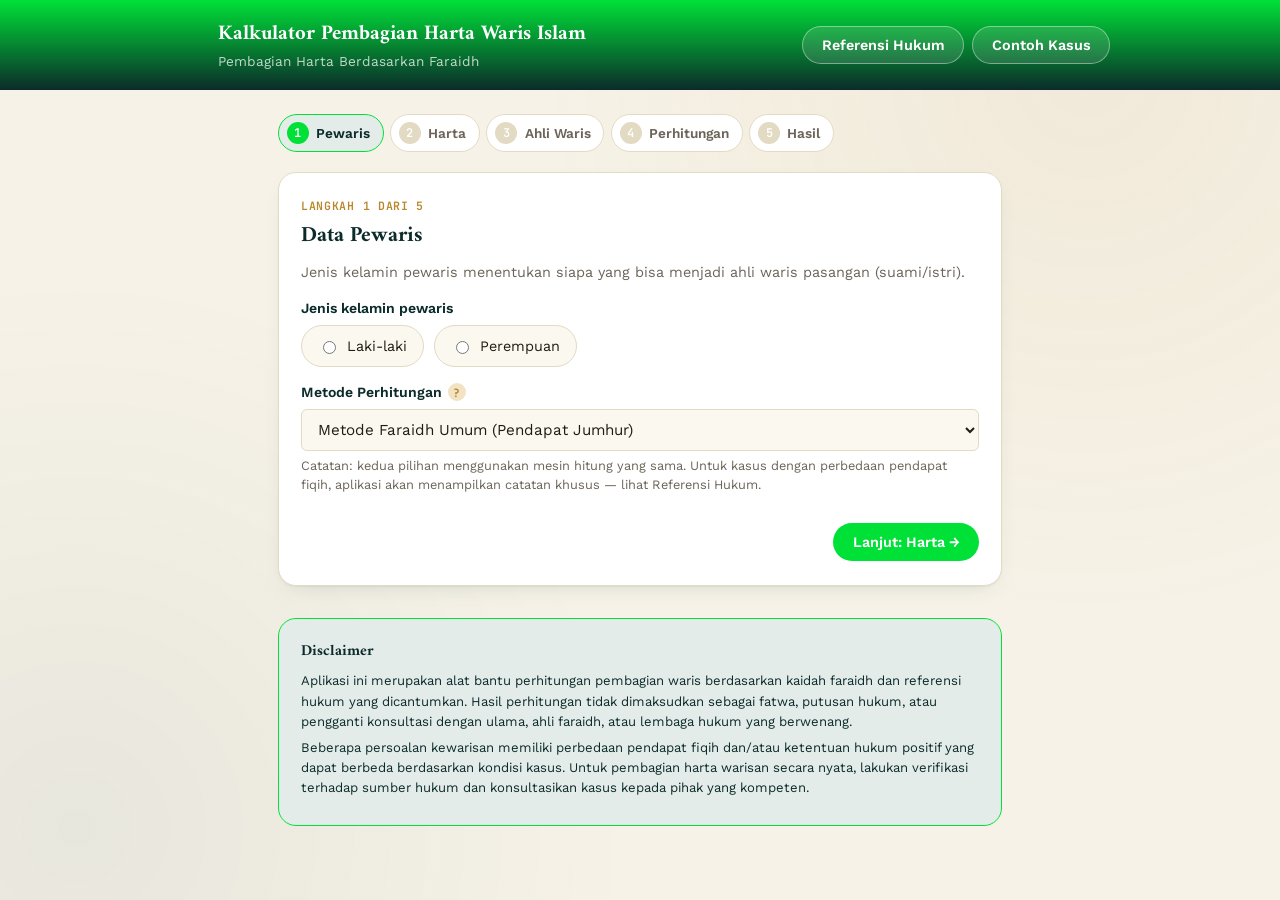
<file: index.html>
<!DOCTYPE html>
<html lang="id">
<head>
<meta charset="UTF-8">
<meta name="viewport" content="width=device-width, initial-scale=1.0">
<title>Kalkulator Pembagian Harta Waris Islam — Faraidh</title>
<link rel="preconnect" href="https://fonts.googleapis.com">
<link href="https://fonts.googleapis.com/css2?family=Amiri:wght@400;700&family=Work+Sans:wght@400;500;600;700&family=JetBrains+Mono:wght@400;500&display=swap" rel="stylesheet">
<link rel="stylesheet" href="style.css">
</head>
<body>
  <link rel="stylesheet" href="style.css?v=1.1">

<div class="star-watermark" aria-hidden="true"></div>

<header class="app-header">
  <div class="app-header__inner">
    <div class="app-header__brand">
      <svg class="brand-star" viewBox="0 0 100 100" aria-hidden="true">
        
      </svg>
      <div>
        <h1>Kalkulator Pembagian Harta Waris Islam</h1>
        <p class="app-header__subtitle">Pembagian Harta Berdasarkan Faraidh</p>
      </div>
    </div>
    <div class="app-header__actions">
      <button type="button" class="btn btn--ghost" id="btnReferences">Referensi Hukum</button>
      <button type="button" class="btn btn--ghost" id="btnScenarios">Contoh Kasus</button>
    </div>
  </div>
</header>

<main class="app-main">

  <!-- Progress Stepper -->
  <nav class="stepper" aria-label="Langkah pengisian">
    <ol>
      <li data-step="1" class="stepper__item is-active"><span class="stepper__num">1</span><span class="stepper__label">Pewaris</span></li>
      <li data-step="2" class="stepper__item"><span class="stepper__num">2</span><span class="stepper__label">Harta</span></li>
      <li data-step="3" class="stepper__item"><span class="stepper__num">3</span><span class="stepper__label">Ahli Waris</span></li>
      <li data-step="4" class="stepper__item"><span class="stepper__num">4</span><span class="stepper__label">Perhitungan</span></li>
      <li data-step="5" class="stepper__item"><span class="stepper__num">5</span><span class="stepper__label">Hasil</span></li>
    </ol>
  </nav>

  <div id="errorBanner" class="alert alert--error" hidden role="alert">
    <strong>Periksa kembali data yang dimasukkan:</strong>
    <ul id="errorList"></ul>
  </div>


  <section class="card step" id="step-1" data-step="1">
    <div class="card__eyebrow">Langkah 1 dari 5</div>
    <h2>Data Pewaris</h2>
    <p class="card__hint">Jenis kelamin pewaris menentukan siapa yang bisa menjadi ahli waris pasangan (suami/istri).</p>

    <div class="field-group">
      <label class="field-label">Jenis kelamin pewaris</label>
      <div class="radio-row">
        <label class="radio-pill">
          <input type="radio" name="deceasedGender" value="male">
          <span>Laki-laki</span>
        </label>
        <label class="radio-pill">
          <input type="radio" name="deceasedGender" value="female">
          <span>Perempuan</span>
        </label>
      </div>
    </div>

    <div class="field-group">
      <label class="field-label" for="methodSelect">
        Metode Perhitungan
        <span class="tooltip" tabindex="0" data-tip="Aplikasi ini menggunakan satu mesin hitung berbasis pendapat jumhur (mayoritas ulama). Pilihan di bawah hanya memengaruhi catatan/label referensi yang ditampilkan, bukan hasil angka, karena belum seluruh perbedaan mazhab diimplementasikan secara terpisah.">?</span>
      </label>
      <select id="methodSelect" class="input">
        <option value="jumhur">Metode Faraidh Umum (Pendapat Jumhur)</option>
        <option value="khi">Tekankan Referensi KHI Indonesia</option>
      </select>
      <p class="field-note">Catatan: kedua pilihan menggunakan mesin hitung yang sama. Untuk kasus dengan perbedaan pendapat fiqih, aplikasi akan menampilkan catatan khusus — lihat Referensi Hukum.</p>
    </div>

    <div class="step-actions">
      <span></span>
      <button type="button" class="btn btn--primary" data-next="2">Lanjut: Harta →</button>
    </div>
  </section>

  <!-- STEP 2: Harta -->
  <section class="card step" id="step-2" data-step="2" hidden>
    <div class="card__eyebrow">Langkah 2 dari 5</div>
    <h2>Harta Peninggalan</h2>

    <div class="field-row">
      <div class="field-group">
        <label class="field-label" for="totalAssets">Total harta peninggalan (kotor)</label>
        <input type="number" min="0" step="1" class="input" id="totalAssets" placeholder="Contoh: 500000000">
      </div>
      <div class="field-group">
        <label class="field-label" for="currency">Mata uang</label>
        <select id="currency" class="input">
          <option value="IDR" selected>Rupiah (IDR)</option>
        </select>
      </div>
    </div>

    <h3 class="section-subtitle">Pengurang Harta Warisan</h3>
    <p class="card__hint">Pembagian faraidh dilakukan atas harta bersih, setelah pengurang berikut diperhitungkan.</p>

    <div class="field-row">
      <div class="field-group">
        <label class="field-label" for="funeralCost">Biaya pengurusan jenazah</label>
        <input type="number" min="0" step="1" class="input" id="funeralCost" value="0">
      </div>
      <div class="field-group">
        <label class="field-label" for="debt">Utang pewaris</label>
        <input type="number" min="0" step="1" class="input" id="debt" value="0">
      </div>
    </div>
    <div class="field-row">
      <div class="field-group">
        <label class="field-label" for="bequest">
          Wasiat
          <span class="tooltip" tabindex="0" data-tip="Wasiat maksimal 1/3 dari harta peninggalan dan tidak berlaku bagi ahli waris kecuali disetujui seluruh ahli waris lain (QS. An-Nisa terkait & Pasal 195 KHI).">?</span>
        </label>
        <input type="number" min="0" step="1" class="input" id="bequest" value="0">
      </div>
      <div class="field-group">
        <label class="field-label" for="otherDeduction">Pengurang lainnya</label>
        <input type="number" min="0" step="1" class="input" id="otherDeduction" value="0">
      </div>
    </div>

    <div class="net-estate-preview" id="netEstatePreview">
      Harta bersih: <strong>Rp 0</strong>
    </div>

    <div class="step-actions">
      <button type="button" class="btn btn--secondary" data-prev="1">← Kembali</button>
      <button type="button" class="btn btn--primary" data-next="3">Lanjut: Ahli Waris →</button>
    </div>
  </section>

  <!-- STEP 3: Ahli Waris -->
  <section class="card step" id="step-3" data-step="3" hidden>
    <div class="card__eyebrow">Langkah 3 dari 5</div>
    <h2>Ahli Waris</h2>

    <h3 class="section-subtitle">Pasangan</h3>
    <div class="field-row" id="spouseFields">
      <div class="field-group" id="wivesField">
        <label class="field-label" for="wives">Jumlah istri</label>
        <input type="number" min="0" max="4" step="1" class="input" id="wives" value="0">
      </div>
      <div class="field-group" id="husbandField">
        <label class="field-label" for="husband">Suami</label>
        <select id="husband" class="input">
          <option value="0">Tidak ada</option>
          <option value="1">Ada</option>
        </select>
      </div>
    </div>
    <p class="field-note" id="spouseHint">Pilih jenis kelamin pewaris di Langkah 1 terlebih dahulu.</p>

    <h3 class="section-subtitle">Anak Kandung</h3>
    <div class="field-row">
      <div class="field-group">
        <label class="field-label" for="sons">Anak laki-laki</label>
        <input type="number" min="0" step="1" class="input" id="sons" value="0">
      </div>
      <div class="field-group">
        <label class="field-label" for="daughters">Anak perempuan</label>
        <input type="number" min="0" step="1" class="input" id="daughters" value="0">
      </div>
    </div>

    <h3 class="section-subtitle">Orang Tua</h3>
    <div class="field-row">
      <label class="checkbox-pill">
        <input type="checkbox" id="father"> <span>Ayah masih hidup</span>
      </label>
      <label class="checkbox-pill">
        <input type="checkbox" id="mother"> <span>Ibu masih hidup</span>
      </label>
    </div>

    <h3 class="section-subtitle">
      Kakek / Nenek
      <span class="tooltip" tabindex="0" data-tip="Perhitungan kakek/nenek dan interaksinya dengan saudara memiliki perincian fiqih dan perbedaan pendapat. Lihat Referensi Hukum untuk penjelasan lebih lanjut.">?</span>
    </h3>
    <div class="field-row">
      <label class="checkbox-pill">
        <input type="checkbox" id="paternalGrandfather"> <span>Kakek dari pihak ayah</span>
      </label>
      <label class="checkbox-pill">
        <input type="checkbox" id="paternalGrandmother"> <span>Nenek dari pihak ayah</span>
      </label>
      <label class="checkbox-pill">
        <input type="checkbox" id="maternalGrandmother"> <span>Nenek dari pihak ibu</span>
      </label>
    </div>

    <h3 class="section-subtitle">Saudara Kandung</h3>
    <div class="field-row">
      <div class="field-group">
        <label class="field-label" for="fullBrothers">Saudara laki-laki sekandung</label>
        <input type="number" min="0" step="1" class="input" id="fullBrothers" value="0">
      </div>
      <div class="field-group">
        <label class="field-label" for="fullSisters">Saudara perempuan sekandung</label>
        <input type="number" min="0" step="1" class="input" id="fullSisters" value="0">
      </div>
    </div>
    <h3 class="section-subtitle">Saudara Seayah</h3>
    <div class="field-row">
      <div class="field-group">
        <label class="field-label" for="paternalBrothers">Saudara laki-laki seayah</label>
        <input type="number" min="0" step="1" class="input" id="paternalBrothers" value="0">
      </div>
      <div class="field-group">
        <label class="field-label" for="paternalSisters">Saudara perempuan seayah</label>
        <input type="number" min="0" step="1" class="input" id="paternalSisters" value="0">
      </div>
    </div>
    <h3 class="section-subtitle">Saudara Seibu</h3>
    <div class="field-row">
      <div class="field-group">
        <label class="field-label" for="maternalBrothers">Saudara laki-laki seibu</label>
        <input type="number" min="0" step="1" class="input" id="maternalBrothers" value="0">
      </div>
      <div class="field-group">
        <label class="field-label" for="maternalSisters">Saudara perempuan seibu</label>
        <input type="number" min="0" step="1" class="input" id="maternalSisters" value="0">
      </div>
    </div>

    <p class="field-note">Ahli waris lain (mis. cucu dari anak laki-laki) belum didukung penuh pada versi ini — struktur data sengaja dibuat mudah dikembangkan. Lihat README.</p>

    <div class="step-actions">
      <button type="button" class="btn btn--secondary" data-prev="2">← Kembali</button>
      <button type="button" class="btn btn--primary" data-next="4">Lanjut: Perhitungan →</button>
    </div>
  </section>

  <!-- STEP 4: Perhitungan -->
  <section class="card step" id="step-4" data-step="4" hidden>
    <div class="card__eyebrow">Langkah 4 dari 5</div>
    <h2>Perhitungan</h2>
    <p class="card__hint">Periksa ringkasan data sebelum menghitung pembagian waris.</p>
    <div id="summaryPreview" class="summary-preview"></div>

    <div class="step-actions">
      <button type="button" class="btn btn--secondary" data-prev="3">← Kembali</button>
      <button type="button" class="btn btn--primary btn--large" id="btnCalculate">Hitung Warisan</button>
    </div>
  </section>

  <!-- STEP 5: Hasil -->
  <section class="card step" id="step-5" data-step="5" hidden>
    <div class="card__eyebrow">Langkah 5 dari 5</div>
    <h2>Hasil Pembagian Waris</h2>

    <div id="resultsContent"></div>

    <div class="step-actions step-actions--result">
      <button type="button" class="btn btn--secondary" data-prev="3">← Ubah Data</button>
      <div class="result-tools">
        <button type="button" class="btn btn--ghost" id="btnAudit">Lihat Proses Perhitungan</button>
        <button type="button" class="btn btn--ghost" id="btnCopy">Salin Hasil</button>
        <button type="button" class="btn btn--ghost" id="btnPrint">Cetak / Simpan PDF</button>
      </div>
    </div>
  </section>

  <footer class="disclaimer">
    <h3>Disclaimer</h3>
    <p>
      Aplikasi ini merupakan alat bantu perhitungan pembagian waris berdasarkan kaidah faraidh dan referensi
      hukum yang dicantumkan. Hasil perhitungan tidak dimaksudkan sebagai fatwa, putusan hukum, atau pengganti
      konsultasi dengan ulama, ahli faraidh, atau lembaga hukum yang berwenang.
    </p>
    <p>
      Beberapa persoalan kewarisan memiliki perbedaan pendapat fiqih dan/atau ketentuan hukum positif yang dapat
      berbeda berdasarkan kondisi kasus. Untuk pembagian harta warisan secara nyata, lakukan verifikasi terhadap
      sumber hukum dan konsultasikan kasus kepada pihak yang kompeten.
    </p>
  </footer>

</main>

<!-- Modal: Referensi Hukum -->
<div class="modal-overlay" id="referencesModal" hidden>
  <div class="modal" role="dialog" aria-modal="true" aria-labelledby="referencesTitle">
    <div class="modal__header">
      <h2 id="referencesTitle">Referensi Hukum</h2>
      <button type="button" class="modal__close" id="closeReferences" aria-label="Tutup">&times;</button>
    </div>
    <div class="modal__body" id="referencesBody"></div>
  </div>
</div>

<!-- Modal: Contoh Kasus -->
<div class="modal-overlay" id="scenariosModal" hidden>
  <div class="modal" role="dialog" aria-modal="true" aria-labelledby="scenariosTitle">
    <div class="modal__header">
      <h2 id="scenariosTitle">Contoh Kasus</h2>
      <button type="button" class="modal__close" id="closeScenarios" aria-label="Tutup">&times;</button>
    </div>
    <div class="modal__body" id="scenariosBody"></div>
  </div>
</div>

<!-- Modal: Audit / Proses Perhitungan -->
<div class="modal-overlay" id="auditModal" hidden>
  <div class="modal modal--wide" role="dialog" aria-modal="true" aria-labelledby="auditTitle">
    <div class="modal__header">
      <h2 id="auditTitle">Proses Perhitungan</h2>
      <button type="button" class="modal__close" id="closeAudit" aria-label="Tutup">&times;</button>
    </div>
    <div class="modal__body" id="auditBody"></div>
  </div>
</div>

<!-- Inline SVG symbol defs (khatam star signature motif) -->
<svg width="0" height="0" style="position:absolute" aria-hidden="true">
  <defs>
    <symbol id="khatam-star" viewBox="0 0 100 100">
      <g fill="currentColor">
        <polygon points="50,4 61,35 94,35 67,55 78,88 50,68 22,88 33,55 6,35 39,35" opacity="0.9"/>
      </g>
    </symbol>
  </defs>
</svg>

<script src="fraction.js"></script>
<script src="references.js"></script>
<script src="validation.js"></script>
<script src="faraidh.js"></script>
<script src="app.js"></script>
</body>
</html>
</file>
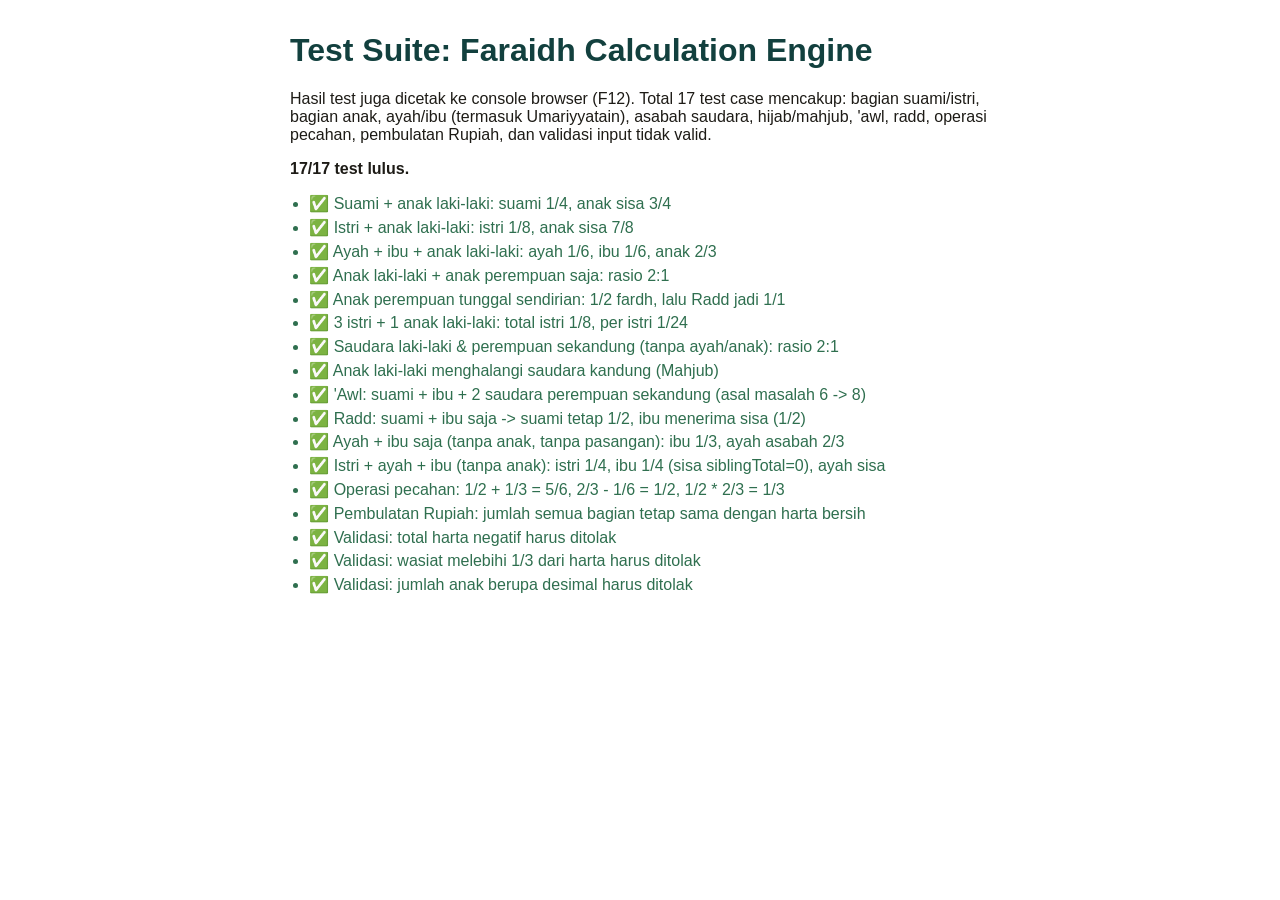
<file: test.html>
<!DOCTYPE html>
<html lang="id">
<head>
<meta charset="UTF-8">
<title>Test Suite — Kalkulator Waris Islam</title>
<style>
  body{ font-family: -apple-system, sans-serif; max-width:700px; margin:2rem auto; padding:0 1rem; color:#1D1B16; }
  h1{ color:#12403E; }
  ul{ padding-left:1.2rem; }
  li{ margin:0.3rem 0; }
</style>
</head>
<body>
  <h1>Test Suite: Faraidh Calculation Engine</h1>
  <p>Hasil test juga dicetak ke console browser (F12). Total 17 test case mencakup: bagian suami/istri,
  bagian anak, ayah/ibu (termasuk Umariyyatain), asabah saudara, hijab/mahjub, 'awl, radd, operasi pecahan,
  pembulatan Rupiah, dan validasi input tidak valid.</p>
  <div id="testResults">Menjalankan test...</div>

  <script src="fraction.js"></script>
  <script src="references.js"></script>
  <script src="validation.js"></script>
  <script src="faraidh.js"></script>
  <script src="tests.js"></script>
  <script>runTests();</script>
</body>
</html>
</file>
<file: style.css>
/* ==========================================================================
   Design tokens
   Palette: deep teal (primary), muted antique gold (accent), warm parchment
   background. Restrained geometric "khatam" star as the single signature
   motif — used once as a watermark and once as the brand mark, nowhere else.
   ========================================================================== */
:root{
  --color-bg: #F6F2E7;
  --color-surface: #FFFFFF;
  --color-surface-alt: #FBF8F0;
  --color-primary: #00e138;
  --color-primary-dark: #0B2B2A;
  --color-primary-soft: #E4ECE9;
  --color-accent: #B9862B;
  --color-accent-soft: #F1E3C4;
  --color-text: #201C14;
  --color-muted: #6C6459;
  --color-border: #E3DAC4;
  --color-danger: #A23B3B;
  --color-danger-soft: #F7E7E3;
  --color-success: #2F6F4F;
  --color-success-soft: #E4EFE7;
  --color-mahjub: #8B5A2B;
  --color-mahjub-soft: #F3E6D4;

  --font-display: 'Amiri', 'Georgia', serif;
  --font-body: 'Work Sans', -apple-system, BlinkMacSystemFont, 'Segoe UI', sans-serif;
  --font-mono: 'JetBrains Mono', ui-monospace, Menlo, monospace;

  --radius-sm: 6px;
  --radius-md: 12px;
  --radius-lg: 18px;
  --shadow-card: 0 1px 2px rgba(18,64,62,0.06), 0 8px 24px -12px rgba(18,64,62,0.18);
}

*, *::before, *::after{ box-sizing: border-box; }

html{ scroll-behavior: smooth; }

body{
  margin:0;
  font-family: var(--font-body);
  background: var(--color-bg);
  color: var(--color-text);
  line-height: 1.55;
  -webkit-font-smoothing: antialiased;
}

h1,h2,h3{ font-family: var(--font-display); color: var(--color-primary-dark); margin: 0 0 0.35em; }
h1{ font-size: 1.5rem; font-weight:700; }
h2{ font-size: 1.35rem; font-weight:700; }
h3.section-subtitle{
  font-size: 1rem;
  font-weight:700;
  color: var(--color-primary);
  margin-top: 1.75rem;
  padding-top: 1.25rem;
  border-top: 1px solid var(--color-border);
  display:flex; align-items:center; gap:0.4rem;
}
section.card h3.section-subtitle:first-of-type{ border-top: none; padding-top:0; margin-top:1rem;}

p{ margin: 0.4em 0; }

/* Subtle full-page watermark — the one place the star motif repeats faintly */
.star-watermark{
  position: fixed; inset:0; pointer-events:none; z-index:0;
  background-image: radial-gradient(circle at 85% 8%, rgba(185,134,43,0.07), transparent 40%),
                     radial-gradient(circle at 6% 92%, rgba(18,64,62,0.06), transparent 38%);
}

/* ---------------- Header ---------------- */
.app-header{
  background: linear-gradient(180deg, var(--color-primary) 0%, var(--color-primary-dark) 100%);
  color: #fff;
  position: relative; z-index: 2;
}
.app-header__inner{
  max-width: 980px; margin:0 auto; padding: 1.1rem 1.25rem;
  display:flex; align-items:center; justify-content:space-between; gap:1rem; flex-wrap:wrap;
}
.app-header__brand{ display:flex; align-items:center; gap:0.85rem; }
.brand-star{ width:34px; height:34px; color: var(--color-accent); flex-shrink:0; }
.app-header h1{ color:#fff; font-size:1.3rem; margin:0; }
.app-header__subtitle{ margin:0.1rem 0 0; color: rgba(255,255,255,0.75); font-size:0.85rem; }
.app-header__actions{ display:flex; gap:0.5rem; flex-wrap:wrap; }

/* ---------------- Layout ---------------- */
.app-main{ max-width: 760px; margin: 0 auto; padding: 1.5rem 1.1rem 3rem; position:relative; z-index:1; }

/* ---------------- Stepper ---------------- */
.stepper{ margin-bottom: 1.25rem; overflow-x:auto; }
.stepper ol{ list-style:none; display:flex; gap:0.4rem; margin:0; padding:0; min-width: max-content;}
.stepper__item{
  display:flex; align-items:center; gap:0.45rem;
  padding: 0.45rem 0.8rem 0.45rem 0.5rem;
  border-radius: 999px;
  background: var(--color-surface);
  border:1px solid var(--color-border);
  color: var(--color-muted);
  font-size: 0.85rem; font-weight:600;
}
.stepper__num{
  width:22px; height:22px; border-radius:50%;
  background: var(--color-border); color:#fff;
  display:flex; align-items:center; justify-content:center;
  font-size:0.75rem; font-family: var(--font-mono);
}
.stepper__item.is-active{ background: var(--color-primary-soft); border-color: var(--color-primary); color: var(--color-primary-dark); }
.stepper__item.is-active .stepper__num{ background: var(--color-primary); }
.stepper__item.is-done .stepper__num{ background: var(--color-success); }
.stepper__item.is-done{ color: var(--color-success); }

/* ---------------- Cards & forms ---------------- */
.card{
  background: var(--color-surface);
  border: 1px solid var(--color-border);
  border-radius: var(--radius-lg);
  box-shadow: var(--shadow-card);
  padding: 1.5rem 1.4rem;
  margin-bottom: 1.25rem;
}
.card__eyebrow{
  font-family: var(--font-mono); font-size:0.72rem; letter-spacing:0.06em;
  text-transform: uppercase; color: var(--color-accent); font-weight:600; margin-bottom:0.3rem;
}
.card__hint{ color: var(--color-muted); font-size:0.9rem; }

.field-group{ margin: 0.9rem 0; flex:1; min-width:180px; }
.field-row{ display:flex; gap:1rem; flex-wrap:wrap; }
.field-label{
  display:flex; align-items:center; gap:0.35rem;
  font-weight:600; font-size:0.88rem; margin-bottom:0.35rem; color: var(--color-primary-dark);
}
.field-note{ color: var(--color-muted); font-size:0.8rem; margin-top:0.3rem; }

.input{
  width:100%;
  font-family: var(--font-body);
  font-size:0.95rem;
  padding: 0.62rem 0.75rem;
  border-radius: var(--radius-sm);
  border: 1.5px solid var(--color-border);
  background: var(--color-surface-alt);
  color: var(--color-text);
  transition: border-color 0.15s ease, box-shadow 0.15s ease;
}
.input:focus{
  outline: none; border-color: var(--color-primary);
  box-shadow: 0 0 0 3px rgba(18,64,62,0.15);
}

.radio-row{ display:flex; gap:0.6rem; flex-wrap:wrap; }
.radio-pill, .checkbox-pill{
  display:flex; align-items:center; gap:0.5rem;
  border:1.5px solid var(--color-border);
  padding: 0.55rem 1rem;
  border-radius: 999px;
  cursor:pointer;
  font-size:0.9rem;
  background: var(--color-surface-alt);
  transition: all 0.15s ease;
}
.radio-pill:has(input:checked), .checkbox-pill:has(input:checked){
  border-color: var(--color-primary);
  background: var(--color-primary-soft);
  color: var(--color-primary-dark);
  font-weight:600;
}
.radio-pill input, .checkbox-pill input{ accent-color: var(--color-primary); }

/* Tooltip */
.tooltip{
  display:inline-flex; align-items:center; justify-content:center;
  width:18px; height:18px; border-radius:50%;
  background: var(--color-accent-soft); color: var(--color-accent);
  font-size:0.72rem; font-weight:700; cursor:help; position:relative;
  font-family: var(--font-mono);
}
.tooltip::after{
  content: attr(data-tip);
  position:absolute; bottom:130%; left:50%; transform: translateX(-50%);
  width:240px; background: var(--color-primary-dark); color:#fff;
  padding:0.6rem 0.7rem; border-radius: var(--radius-sm); font-size:0.76rem; font-weight:400;
  line-height:1.4; opacity:0; pointer-events:none; transition: opacity 0.15s ease;
  z-index:20; box-shadow: 0 8px 20px rgba(0,0,0,0.2);
}
.tooltip:hover::after, .tooltip:focus::after{ opacity:1; }

/* ---------------- Buttons ---------------- */
.btn{
  font-family: var(--font-body); font-weight:600; font-size:0.9rem;
  padding: 0.62rem 1.15rem; border-radius: 999px; border:1.5px solid transparent;
  cursor:pointer; transition: all 0.15s ease; white-space:nowrap;
}
.btn--primary{ background: var(--color-primary); color:#fff; }
.btn--primary:hover{ background: var(--color-primary-dark); }
.btn--secondary{ background: transparent; border-color: var(--color-border); color: var(--color-text); }
.btn--secondary:hover{ border-color: var(--color-primary); color: var(--color-primary); }
.btn--ghost{ background: rgba(255,255,255,0.12); border-color: rgba(255,255,255,0.4); color:#fff; }
.app-main .btn--ghost{ background: var(--color-accent-soft); border-color: transparent; color: var(--color-primary-dark); }
.btn--ghost:hover{ filter: brightness(0.96); }
.btn--large{ padding: 0.8rem 1.6rem; font-size:1rem; }
.step-actions{ display:flex; justify-content:space-between; align-items:center; margin-top:1.75rem; gap:0.75rem; flex-wrap:wrap; }
.step-actions--result{ align-items:flex-start; }
.result-tools{ display:flex; gap:0.5rem; flex-wrap:wrap; }

/* ---------------- Alerts ---------------- */
.alert{ border-radius: var(--radius-md); padding: 0.9rem 1.1rem; margin-bottom:1.25rem; font-size:0.88rem; }
.alert--error{ background: var(--color-danger-soft); border:1.5px solid var(--color-danger); color: var(--color-danger); }
.alert--error ul{ margin: 0.4rem 0 0; padding-left:1.2rem; }
.alert--warning{ background: var(--color-accent-soft); border:1.5px solid var(--color-accent); color:#6b4e14; border-radius: var(--radius-md); padding:0.8rem 1rem; font-size:0.85rem; margin-bottom:1rem;}
.alert--info{ background: var(--color-primary-soft); border:1.5px solid var(--color-primary); color: var(--color-primary-dark); border-radius: var(--radius-md); padding:0.8rem 1rem; font-size:0.85rem; margin-bottom:1rem; }

/* ---------------- Net estate preview ---------------- */
.net-estate-preview{
  margin-top:1.5rem; padding:1rem 1.2rem; border-radius: var(--radius-md);
  background: var(--color-primary-soft); color: var(--color-primary-dark);
  font-size:0.95rem;
}
.net-estate-preview strong{ font-family: var(--font-mono); font-size:1.1rem; }

/* ---------------- Summary preview (step 4) ---------------- */
.summary-preview{ background: var(--color-surface-alt); border:1px solid var(--color-border); border-radius: var(--radius-md); padding:1rem 1.2rem; font-size:0.88rem; }
.summary-preview dl{ display:grid; grid-template-columns: 1fr auto; gap:0.35rem 1rem; margin:0; }
.summary-preview dt{ color: var(--color-muted); }
.summary-preview dd{ margin:0; font-family: var(--font-mono); text-align:right; }

/* ---------------- Results ---------------- */
.result-summary{
  display:grid; grid-template-columns: repeat(auto-fit, minmax(150px,1fr));
  gap:0.75rem; margin-bottom:1.5rem;
}
.result-summary__item{
  background: var(--color-surface-alt); border:1px solid var(--color-border);
  border-radius: var(--radius-md); padding:0.85rem 1rem;
}
.result-summary__item .label{ font-size:0.75rem; color: var(--color-muted); text-transform:uppercase; letter-spacing:0.03em; }
.result-summary__item .value{ font-family: var(--font-mono); font-size:1.05rem; font-weight:600; color: var(--color-primary-dark); margin-top:0.15rem; }
.result-summary__item.is-net .value{ color: var(--color-accent); }

table.result-table{ width:100%; border-collapse: collapse; margin: 1rem 0; font-size:0.88rem; }
table.result-table th{
  text-align:left; font-size:0.72rem; text-transform:uppercase; letter-spacing:0.03em;
  color: var(--color-muted); padding: 0.5rem 0.6rem; border-bottom: 2px solid var(--color-border);
}
table.result-table td{ padding: 0.7rem 0.6rem; border-bottom: 1px solid var(--color-border); vertical-align:top; }
table.result-table td.num, table.result-table th.num{ text-align:right; font-family: var(--font-mono); }
table.result-table tr:last-child td{ border-bottom:none; }
table.result-table tr.row-mahjub{ opacity:0.75; }
table.result-table .reason{ color: var(--color-muted); font-size:0.8rem; display:block; margin-top:0.15rem;}

.badge{ display:inline-flex; align-items:center; gap:0.3rem; padding:0.2rem 0.6rem; border-radius:999px; font-size:0.72rem; font-weight:700; text-transform:uppercase; letter-spacing:0.02em; }
.badge--furudh{ background: var(--color-primary-soft); color: var(--color-primary-dark); }
.badge--asabah{ background: var(--color-accent-soft); color:#6b4e14; }
.badge--mahjub{ background: var(--color-mahjub-soft); color: var(--color-mahjub); }

.explanation-list{ counter-reset: step; list-style:none; padding:0; margin: 1rem 0; }
.explanation-list li{
  position:relative; padding: 0.55rem 0 0.55rem 2.4rem; border-bottom:1px dashed var(--color-border);
  font-size:0.88rem;
}
.explanation-list li:last-child{ border-bottom:none; }
.explanation-list li::before{
  counter-increment: step; content: counter(step);
  position:absolute; left:0; top:0.5rem;
  width:1.7rem; height:1.7rem; border-radius:50%;
  background: var(--color-primary); color:#fff;
  font-family: var(--font-mono); font-size:0.8rem;
  display:flex; align-items:center; justify-content:center;
}

.pipeline{ display:flex; flex-direction:column; align-items:center; gap:0.15rem; margin: 1rem 0; }
.pipeline__step{
  background: var(--color-surface-alt); border:1px solid var(--color-border); border-radius: var(--radius-sm);
  padding: 0.5rem 1rem; font-size:0.82rem; font-family: var(--font-mono); text-align:center; width:100%; max-width:340px;
}
.pipeline__arrow{ color: var(--color-accent); font-size:1rem; }

/* ---------------- Modal ---------------- */
.modal-overlay[hidden] {
  display: none !important;
}
.modal{
  background: var(--color-surface); border-radius: var(--radius-lg);
  max-width: 620px; width:100%; max-height: 85vh; display:flex; flex-direction:column;
  box-shadow: 0 20px 60px rgba(0,0,0,0.3);
}
.modal--wide{ max-width: 760px; }
.modal__header{ display:flex; align-items:center; justify-content:space-between; padding:1.1rem 1.4rem; border-bottom:1px solid var(--color-border); }
.modal__header h2{ margin:0; font-size:1.15rem; }
.modal__close{ background:none; border:none; font-size:1.6rem; line-height:1; cursor:pointer; color: var(--color-muted); }
.modal__body{ padding: 1.2rem 1.4rem 1.6rem; overflow-y:auto; font-size:0.9rem; }
.ref-block{ margin-bottom:1.4rem; padding-bottom:1.2rem; border-bottom:1px dashed var(--color-border); }
.ref-block:last-child{ border-bottom:none; }
.ref-block__tag{ display:inline-block; font-size:0.68rem; font-weight:700; text-transform:uppercase; letter-spacing:0.04em; padding:0.2rem 0.55rem; border-radius:999px; margin-bottom:0.5rem;}
.ref-block__tag.quran{ background: var(--color-primary-soft); color: var(--color-primary-dark); }
.ref-block__tag.hadith{ background: var(--color-accent-soft); color:#6b4e14; }
.ref-block__tag.khi{ background: var(--color-mahjub-soft); color: var(--color-mahjub); }
.ref-block__tag.fiqh{ background: #EAE3F3; color:#5B3E8A; }
.ref-arabic{ font-family: var(--font-display); font-size:1.15rem; direction:rtl; text-align:right; color: var(--color-primary-dark); margin:0.5rem 0; line-height:1.9; }
.ref-note{ color: var(--color-muted); font-size:0.8rem; margin-top:0.4rem; }

.scenario-item{
  border:1px solid var(--color-border); border-radius: var(--radius-md); padding:0.9rem 1rem; margin-bottom:0.7rem;
  cursor:pointer; transition: border-color 0.15s ease, background 0.15s ease;
}
.scenario-item:hover{ border-color: var(--color-primary); background: var(--color-primary-soft); }
.scenario-item h4{ margin:0 0 0.25rem; font-family: var(--font-body); font-size:0.95rem; color: var(--color-primary-dark); }
.scenario-item p{ margin:0; font-size:0.82rem; color: var(--color-muted); }

/* ---------------- Footer / disclaimer ---------------- */
.disclaimer{
  background: var(--color-primary-soft); border:1px solid var(--color-primary);
  border-radius: var(--radius-lg); padding:1.3rem 1.4rem; margin-top:2rem; font-size:0.82rem; color: var(--color-primary-dark);
}
.disclaimer h3{ font-size:0.95rem; margin-bottom:0.5rem; }

/* ---------------- Responsive ---------------- */
@media (max-width: 640px){
  .app-header__inner{ flex-direction:column; align-items:flex-start; }
  h1{ font-size:1.15rem; }
  .card{ padding:1.15rem 1rem; }
  .field-row{ flex-direction:column; gap:0; }
  table.result-table{ font-size:0.8rem; }
}

/* ---------------- Print ---------------- */
@media print{
  .app-header, .stepper, .step-actions, .modal-overlay, .btn, footer.disclaimer .btn{ display:none !important; }
  .app-main{ max-width:100%; padding:0; }
  .card{ box-shadow:none; border:none; padding:0.5rem 0; break-inside:avoid; }
  section.step[hidden]{ display:none !important; }
  #step-5{ display:block !important; }
  body{ background:#fff; }
  .star-watermark{ display:none; }
}
</file>
